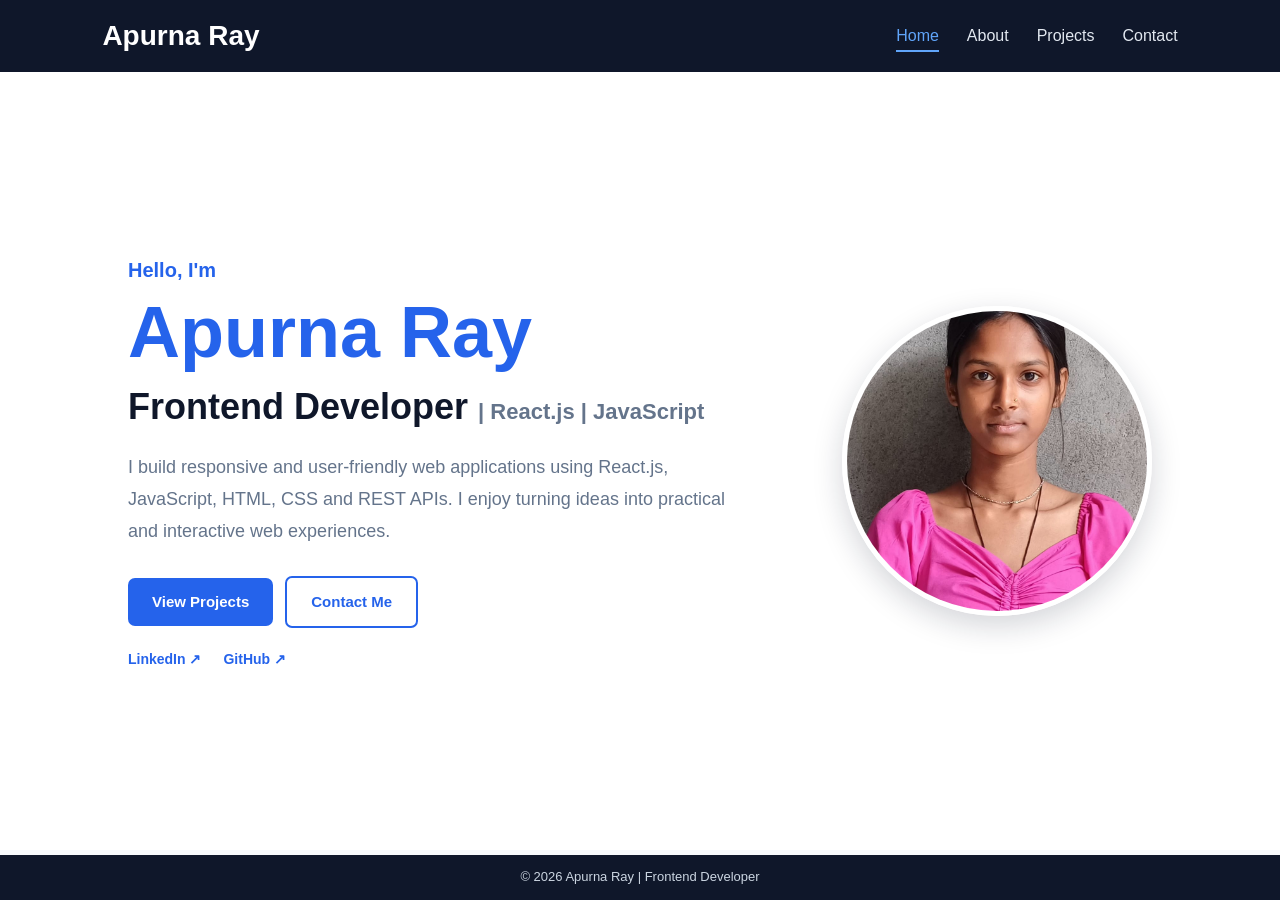
<file: index.html>
<!DOCTYPE html>

<html lang="en">

<head>
    <meta charset="UTF-8">
    <meta name="viewport" content="width=device-width, initial-scale=1.0">


<meta name="description"
    content="Apurna Ray - Frontend Developer skilled in React.js, JavaScript, HTML, CSS and REST API integration.">

<meta name="author" content="Apurna Ray">

<title>Apurna Ray | Frontend Developer</title>

<link rel="stylesheet" href="css/style.css">


</head>

<body>


<!-- Navigation -->
<nav>
    <h1>Apurna Ray</h1>

    <ul>
        <li><a href="index.html" class="active">Home</a></li>
        <li><a href="about.html">About</a></li>
        <li><a href="projects.html">Projects</a></li>
        <li><a href="contact.html">Contact</a></li>
    </ul>
</nav>


<!-- Hero Section -->
<section class="hero">

    <div class="hero-text">

        <p class="intro">Hello, I'm</p>

        <h1>Apurna Ray</h1>

        <h2>
            Frontend Developer
            <span>| React.js | JavaScript</span>
        </h2>

        <p>
            I build responsive and user-friendly web applications
            using React.js, JavaScript, HTML, CSS and REST APIs.
            I enjoy turning ideas into practical and interactive
            web experiences.
        </p>


        <div class="hero-buttons">

            <a href="projects.html" class="btn">
                View Projects
            </a>

            <a href="contact.html" class="btn secondary-btn">
                Contact Me
            </a>

        </div>


        <div class="social-links">

            <a href="https://www.linkedin.com/in/apurna-ray-747257377/"
                target="_blank"
                rel="noopener noreferrer">
                LinkedIn ↗
            </a>

            <a href="https://github.com/aparnaray06"
                target="_blank"
                rel="noopener noreferrer">
                GitHub ↗
            </a>

        </div>

    </div>


    <!-- Profile Image -->
    <div class="hero-image">

        <img src="images/profilepic.jpeg"
            alt="Apurna Ray - Frontend Developer">

    </div>

</section>


<!-- Footer -->
<footer>

    <p>
        &copy; 2026 Apurna Ray | Frontend Developer
    </p>

</footer>

</body>

</html>
</file>
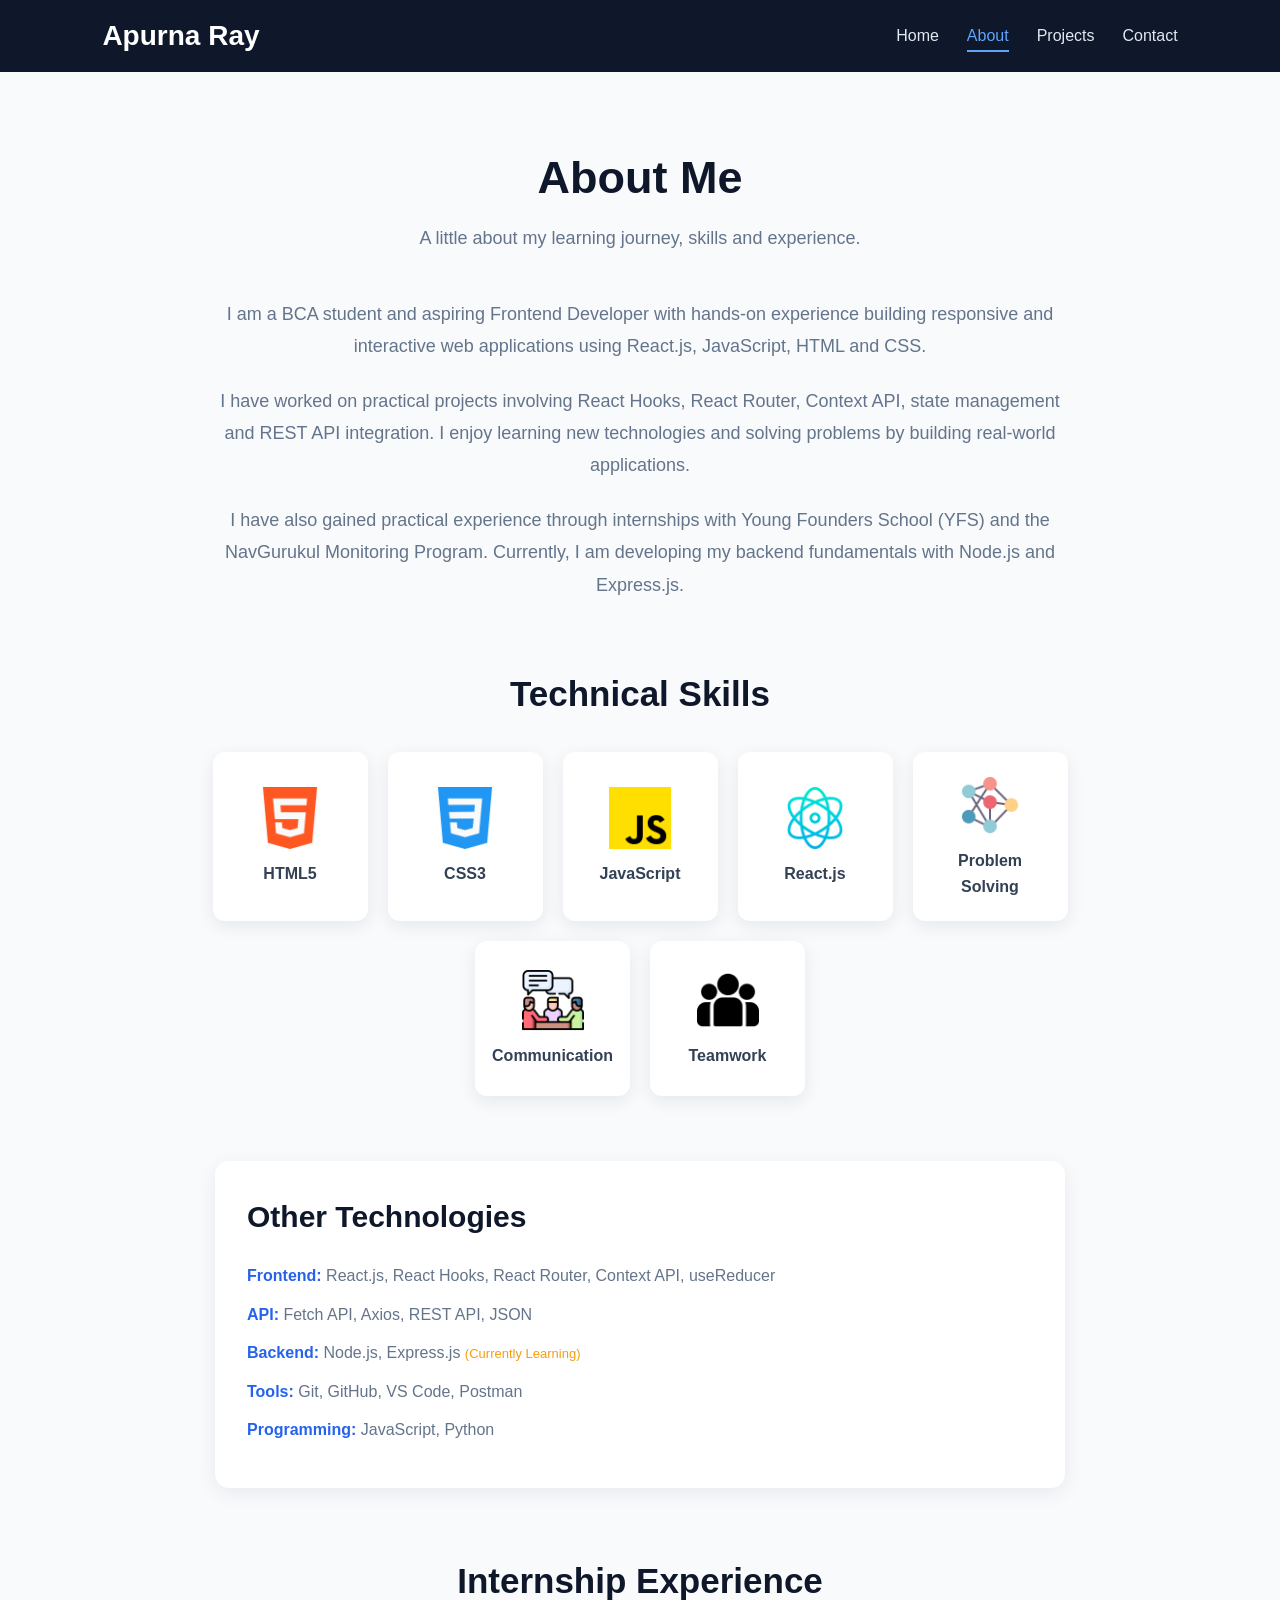
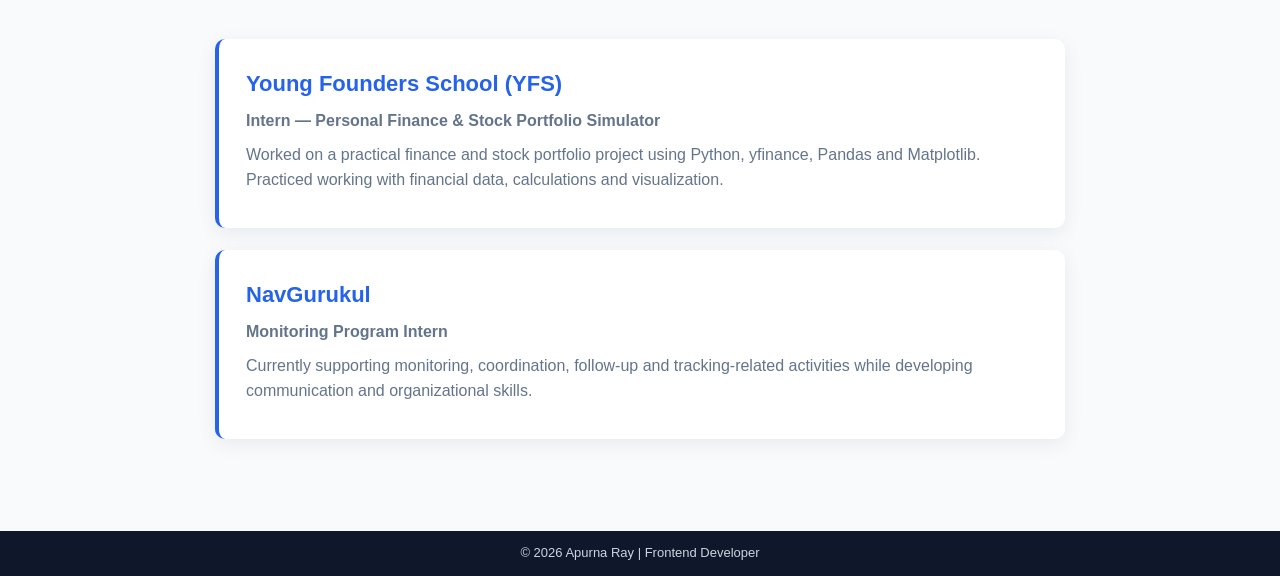
<file: about.html>
<!DOCTYPE html>

<html lang="en">

<head>
    <meta charset="UTF-8">
    <meta name="viewport" content="width=device-width, initial-scale=1.0">


    
<meta name="description"
    content="About Apurna Ray - BCA student and Frontend Developer skilled in React.js, JavaScript and web development.">

<meta name="author" content="Apurna Ray">

<title>About | Apurna Ray</title>

<link rel="stylesheet" href="css/style.css">



</head>

<body>


    
<!-- Navigation -->
<nav>
    <h1>Apurna Ray</h1>

    <ul>
        <li><a href="index.html">Home</a></li>
        <li><a href="about.html" class="active">About</a></li>
        <li><a href="projects.html">Projects</a></li>
        <li><a href="contact.html">Contact</a></li>
    </ul>
</nav>


<!-- About Section -->
<section class="about">

    <div class="section-heading">
        <h2>About Me</h2>
        <p>
            A little about my learning journey, skills and experience.
        </p>
    </div>


    <div class="about-content">

        <p>
            I am a BCA student and aspiring Frontend Developer with
            hands-on experience building responsive and interactive
            web applications using React.js, JavaScript, HTML and CSS.
        </p>

        <p>
            I have worked on practical projects involving React Hooks,
            React Router, Context API, state management and REST API
            integration. I enjoy learning new technologies and
            solving problems by building real-world applications.
        </p>

        <p>
            I have also gained practical experience through internships
            with Young Founders School (YFS) and the NavGurukul
            Monitoring Program. Currently, I am developing my backend
            fundamentals with Node.js and Express.js.
        </p>

    </div>


    <!-- Technical Skills -->
    <h2 class="sub-heading">Technical Skills</h2>

    <div class="skills">

        <div class="skills-box">
            <img src="images/html.png" alt="HTML5">
            <h3>HTML5</h3>
        </div>

        <div class="skills-box">
            <img src="images/css.png" alt="CSS3">
            <h3>CSS3</h3>
        </div>

        <div class="skills-box">
            <img src="images/js.png" alt="JavaScript">
            <h3>JavaScript</h3>
        </div>

        <div class="skills-box">
            <img src="images/react.png" alt="React.js">
            <h3>React.js</h3>
        </div>

        <div class="skills-box">
            <img src="images/problem-solving.png" alt="Problem Solving">
            <h3>Problem Solving</h3>
        </div>

        <div class="skills-box">
            <img src="images/communication.png" alt="Communication">
            <h3>Communication</h3>
        </div>

        <div class="skills-box">
            <img src="images/team-work.png" alt="Teamwork">
            <h3>Teamwork</h3>
        </div>

    </div>


    <!-- Additional Skills -->
    <div class="additional-skills">

        <h2>Other Technologies</h2>

        <p>
            <strong>Frontend:</strong>
            React.js, React Hooks, React Router,
            Context API, useReducer
        </p>

        <p>
            <strong>API:</strong>
            Fetch API, Axios, REST API, JSON
        </p>

        <p>
            <strong>Backend:</strong>
            Node.js, Express.js
            <span>(Currently Learning)</span>
        </p>

        <p>
            <strong>Tools:</strong>
            Git, GitHub, VS Code, Postman
        </p>

        <p>
            <strong>Programming:</strong>
            JavaScript, Python
        </p>

    </div>


    <!-- Internship Experience -->
    <div class="experience">

        <h2>Internship Experience</h2>

        <div class="experience-item">

            <h3>Young Founders School (YFS)</h3>

            <p>
                <strong>
                    Intern — Personal Finance & Stock Portfolio Simulator
                </strong>
            </p>

            <p>
                Worked on a practical finance and stock portfolio
                project using Python, yfinance, Pandas and
                Matplotlib. Practiced working with financial data,
                calculations and visualization.
            </p>

        </div>


        <div class="experience-item">

            <h3>NavGurukul</h3>

            <p>
                <strong>Monitoring Program Intern</strong>
            </p>

            <p>
                Currently supporting monitoring, coordination,
                follow-up and tracking-related activities while
                developing communication and organizational skills.
            </p>

        </div>

    </div>

</section>


<!-- Footer -->
<footer>

    <p>
        &copy; 2026 Apurna Ray | Frontend Developer
    </p>

</footer>



</body>

</html>
</file>
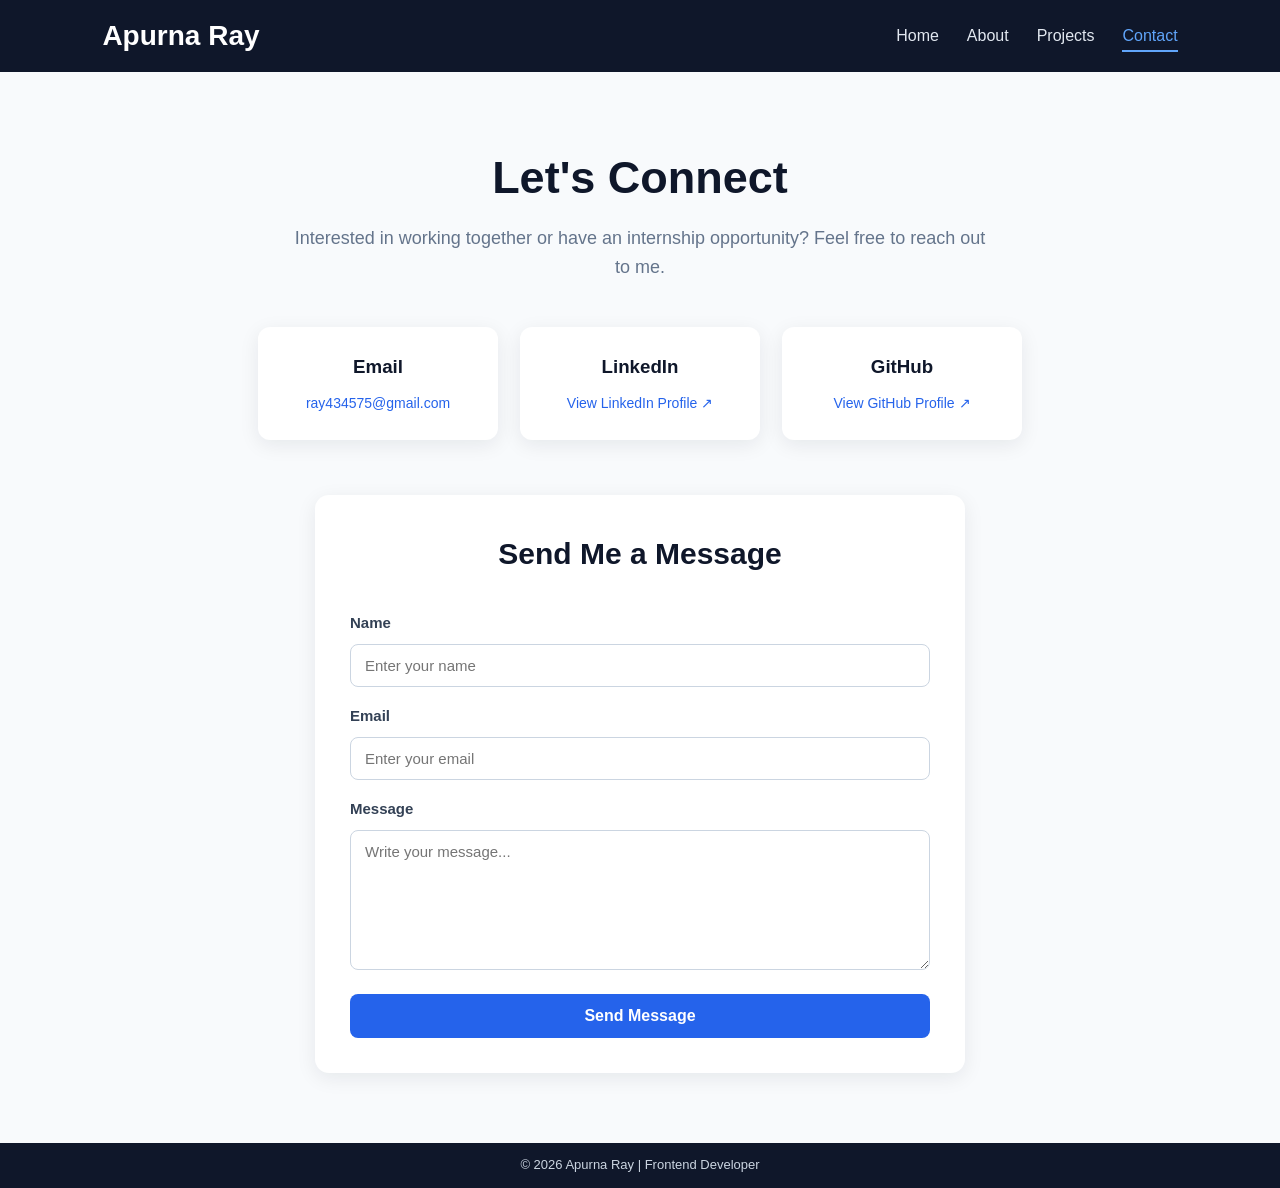
<file: contact.html>
<!DOCTYPE html>

<html lang="en">

<head>
    <meta charset="UTF-8">
    <meta name="viewport" content="width=device-width, initial-scale=1.0">

    
<meta name="description"
    content="Contact Apurna Ray - Frontend Developer for internship and entry-level opportunities.">

<meta name="author" content="Apurna Ray">

<title>Contact | Apurna Ray</title>

<link rel="stylesheet" href="css/style.css">


</head>

<body>

    
<!-- Navigation -->
<nav>
    <h1>Apurna Ray</h1>

    <ul>
        <li><a href="index.html">Home</a></li>
        <li><a href="about.html">About</a></li>
        <li><a href="projects.html">Projects</a></li>
        <li><a href="contact.html" class="active">Contact</a></li>
    </ul>
</nav>


<!-- Contact Section -->
<section class="contact">

    <div class="section-heading">

        <h2>Let's Connect</h2>

        <p>
            Interested in working together or have an internship
            opportunity? Feel free to reach out to me.
        </p>

    </div>


    <!-- Contact Information -->
    <div class="contact-info">

        <div class="contact-item">

            <h3>Email</h3>

            <a href="mailto:ray434575@gmail.com">
                ray434575@gmail.com
            </a>

        </div>


        <div class="contact-item">

            <h3>LinkedIn</h3>

            <a href="https://www.linkedin.com/in/apurna-ray-747257377/"
                target="_blank"
                rel="noopener noreferrer">
                View LinkedIn Profile ↗
            </a>

        </div>


        <div class="contact-item">

            <h3>GitHub</h3>

            <a href="https://github.com/aparnaray06"
                target="_blank"
                rel="noopener noreferrer">
                View GitHub Profile ↗
            </a>

        </div>

    </div>


    <!-- Contact Form -->
    <div class="contact-form">

        <h2>Send Me a Message</h2>

        <form action="mailto:ray434575@gmail.com"
            method="post"
            enctype="text/plain">

            <label for="name">
                Name
            </label>

            <input type="text"
                id="name"
                name="name"
                placeholder="Enter your name"
                required>


            <label for="email">
                Email
            </label>

            <input type="email"
                id="email"
                name="email"
                placeholder="Enter your email"
                required>


            <label for="message">
                Message
            </label>

            <textarea id="message"
                name="message"
                rows="6"
                placeholder="Write your message..."
                required></textarea>


            <button type="submit">
                Send Message
            </button>

        </form>

    </div>

</section>


<!-- Footer -->
<footer>

    <p>
        &copy; 2026 Apurna Ray | Frontend Developer
    </p>

</footer>


</body>

</html>
</file>
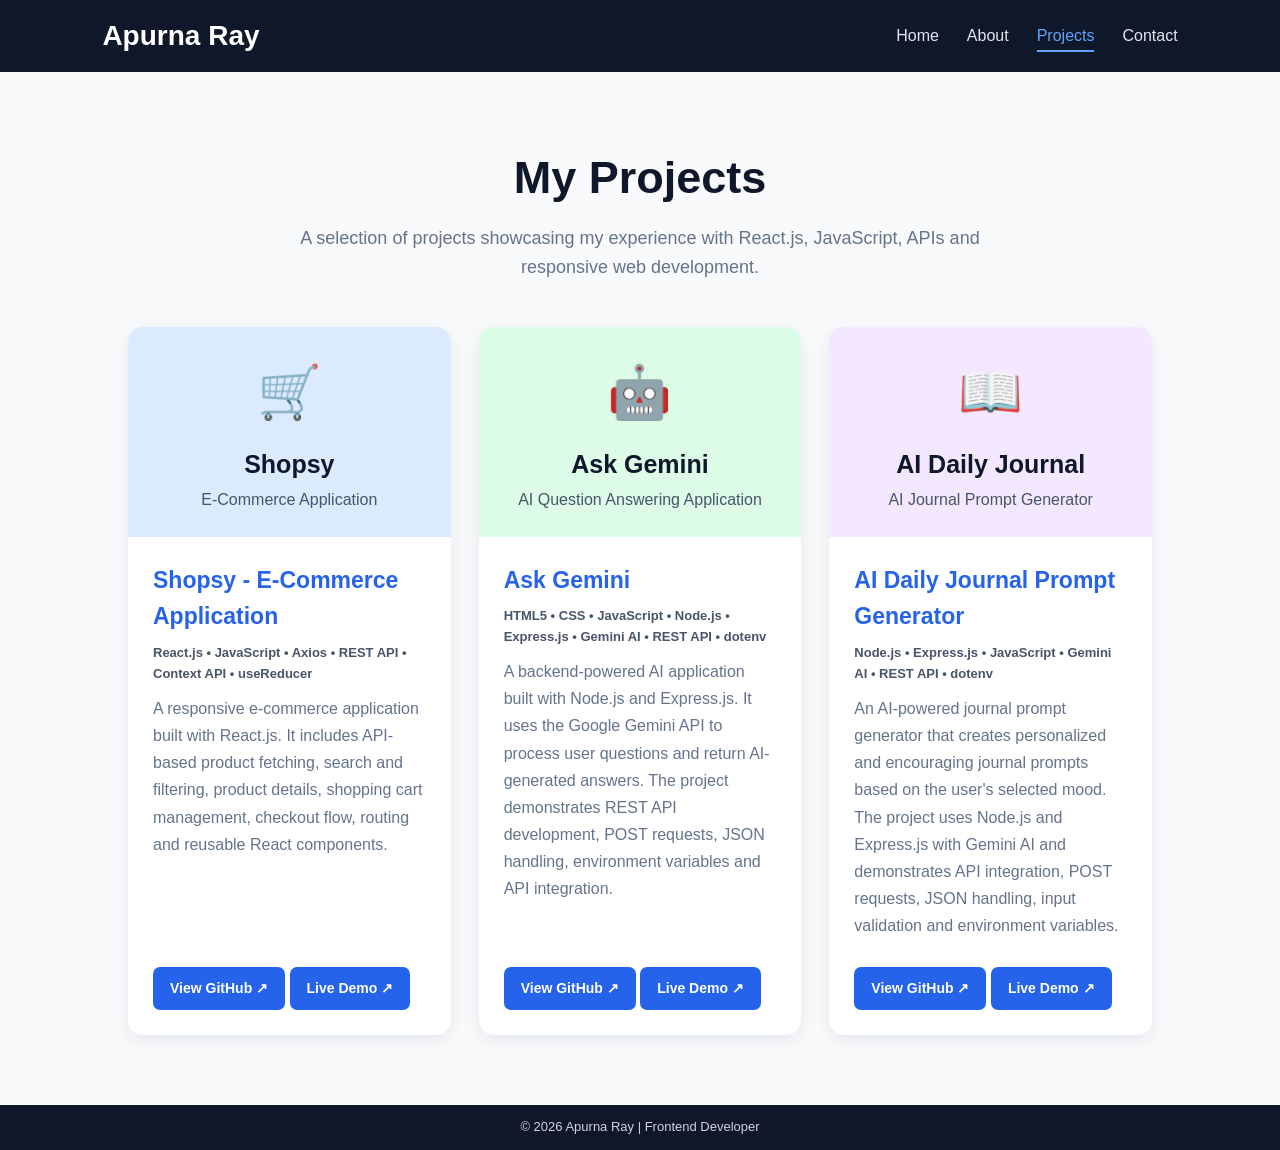
<file: projects.html>
<!DOCTYPE html>

<html lang="en">

<head>
    <meta charset="UTF-8">
    <meta name="viewport" content="width=device-width, initial-scale=1.0">


    <meta name="description" content="Projects by Apurna Ray - React.js, JavaScript and web development projects.">

    <meta name="author" content="Apurna Ray">

    <title>Projects | Apurna Ray</title>

    <link rel="stylesheet" href="css/style.css">


</head>

<body>


    <!-- Navigation -->
    <nav>
        <h1>Apurna Ray</h1>

        <ul>
            <li><a href="index.html">Home</a></li>
            <li><a href="about.html">About</a></li>
            <li><a href="projects.html" class="active">Projects</a></li>
            <li><a href="contact.html">Contact</a></li>
        </ul>
    </nav>


    <!-- Projects Section -->
    <section class="projects">

        <div class="projects-header">

            <h2>My Projects</h2>

            <p>
                A selection of projects showcasing my experience
                with React.js, JavaScript, APIs and responsive web development.
            </p>

        </div>


        <div class="project-container">


            <!-- PROJECT 1 -->
            <div class="project-card">

                <div class="project-preview ecommerce-preview">

                    <div class="preview-icon">🛒</div>

                    <h3>Shopsy</h3>

                    <p>E-Commerce Application</p>

                </div>


                <div class="project-content">

                    <h3>Shopsy - E-Commerce Application</h3>

                    <p class="tech-stack">
                        React.js • JavaScript • Axios • REST API • Context API • useReducer
                    </p>

                    <p>
                        A responsive e-commerce application built with React.js.
                        It includes API-based product fetching, search and filtering,
                        product details, shopping cart management, checkout flow,
                        routing and reusable React components.
                    </p>

                    <div class="project-links">

                        <a href="https://github.com/aparnaray06/Assesment" target="_blank" rel="noopener noreferrer"
                            class="project-btn">
                            View GitHub ↗
                        </a>

                        <a href="https://assesment-black-iota.vercel.app/" target="_blank" rel="noopener noreferrer"
                            class="project-btn">
                            Live Demo ↗ </a>

                    </div>

                </div>

            </div>

            <!-- PROJECT 2 -->
            <div class="project-card">

                <div class="project-preview portal-preview">

                    <div class="preview-icon">
                        🤖
                    </div>

                    <h3>Ask Gemini</h3>

                    <p>AI Question Answering Application</p>

                </div>


                <div class="project-content">

                    <h3>Ask Gemini</h3>

                    <p class="tech-stack">
                        HTML5 • CSS • JavaScript • Node.js • Express.js • Gemini AI • REST API • dotenv
                    </p>

                    <p>
                        A backend-powered AI application built with Node.js and Express.js.
                        It uses the Google Gemini API to process user questions and return
                        AI-generated answers. The project demonstrates REST API development,
                        POST requests, JSON handling, environment variables and API integration.
                    </p>

                    <div class="project-links">

                        <a href="https://github.com/aparnaray06/Ask-Gemini-Phase5-" target="_blank"
                            rel="noopener noreferrer" class="project-btn">
                            View GitHub ↗
                        </a>
                        <a href="https://ask-gemini-phase5-i412.onrender.com/" target="_blank" rel="noopener noreferrer"
                            class="project-btn">
                            Live Demo ↗ </a>

                    </div>

                </div>

            </div>
            <!-- PROJECT 3 -->
            <div class="project-card">

                <div class="project-preview journal-preview">

                    <div class="preview-icon">
                        📖
                    </div>

                    <h3>AI Daily Journal</h3>

                    <p>AI Journal Prompt Generator</p>

                </div>


                <div class="project-content">

                    <h3>AI Daily Journal Prompt Generator</h3>

                    <p class="tech-stack">
                        Node.js • Express.js • JavaScript • Gemini AI • REST API • dotenv
                    </p>

                    <p>
                        An AI-powered journal prompt generator that creates personalized
                        and encouraging journal prompts based on the user's selected mood.
                        The project uses Node.js and Express.js with Gemini AI and
                        demonstrates API integration, POST requests, JSON handling,
                        input validation and environment variables.
                    </p>

                    <div class="project-links">

                        <a href="https://github.com/aparnaray06/Promt-Generator" target="_blank" rel="noopener noreferrer"
                            class="project-btn">
                            View GitHub ↗
                        </a>

                        <a href="https://journal-promt-generator.onrender.com/" target="_blank"
                            rel="noopener noreferrer" class="project-btn">
                            Live Demo ↗
                        </a>

                    </div>

                </div>

            </div>


        </div>

    </section>


    <!-- Footer -->
    <footer>

        <p>
            &copy; 2026 Apurna Ray | Frontend Developer
        </p>

    </footer>


</body>

</html>
</file>
<file: css/style.css>
/* =========================
   RESET
========================= */

* {
    margin: 0;
    padding: 0;
    box-sizing: border-box;
}

html {
    scroll-behavior: smooth;
}

body {
    font-family: Arial, Helvetica, sans-serif;
    background: #f8fafc;
    color: #1e293b;
    line-height: 1.6;
    min-height: 100vh;

    display: flex;
    flex-direction: column;
}


/* =========================
   NAVBAR
========================= */

nav {
    width: 100%;
    height: 72px;

    background: #0f172a;

    display: flex;
    align-items: center;
    justify-content: space-between;

    padding: 0 8%;

    flex-shrink: 0;
}

nav h1 {
    color: white;
    font-size: 28px;
    font-weight: 700;
}

nav ul {
    display: flex;
    align-items: center;

    list-style: none;
    gap: 28px;
}

nav ul li a {
    position: relative;

    color: #e2e8f0;
    text-decoration: none;

    font-size: 16px;
    font-weight: 500;

    transition: 0.3s;
}

nav ul li a:hover {
    color: #60a5fa;
}

nav ul li a.active {
    color: #60a5fa;
}

nav ul li a.active::after {
    content: "";

    position: absolute;

    left: 0;
    bottom: -8px;

    width: 100%;
    height: 2px;

    background: #60a5fa;
}


/* =========================
   HOME / HERO
========================= */

.hero {
    width: 100%;

    display: flex;
    align-items: center;
    justify-content: space-between;

    gap: 70px;

    padding: 55px 10%;

    /*
       Navbar = 72px
       Footer ≈ 50px
       Hero takes remaining screen
    */
    min-height: calc(100vh - 122px);

    background: white;
}

.hero-text {
    max-width: 620px;
}

.intro {
    color: #2563eb !important;

    font-size: 20px !important;
    font-weight: 600;

    margin-bottom: 5px !important;
}

.hero-text h1 {
    color: #2563eb;

    font-size: 72px;
    line-height: 1.1;

    margin-bottom: 12px;
}

.hero-text h2 {
    color: #0f172a;

    font-size: 36px;
    line-height: 1.3;

    margin-bottom: 20px;
}

.hero-text h2 span {
    color: #64748b;

    font-size: 22px;
}

.hero-text > p {
    color: #64748b;

    font-size: 18px;
    line-height: 1.8;

    margin-bottom: 28px;
}


/* =========================
   HERO BUTTONS
========================= */

.hero-buttons {
    display: flex;
    align-items: center;
    gap: 12px;

    flex-wrap: wrap;
}

.btn {
    display: inline-block;

    background: #2563eb;
    color: white;

    text-decoration: none;

    padding: 12px 24px;

    border-radius: 7px;

    font-size: 15px;
    font-weight: 600;

    transition: 0.3s;
}

.btn:hover {
    background: #1d4ed8;

    transform: translateY(-2px);
}


/* SECONDARY BUTTON */

.secondary-btn {
    background: white;

    color: #2563eb;

    border: 2px solid #2563eb;
}

.secondary-btn:hover {
    background: #2563eb;
    color: white;
}


/* =========================
   SOCIAL LINKS
========================= */

.social-links {
    display: flex;

    gap: 22px;

    margin-top: 20px;
}

.social-links a {
    color: #2563eb;

    text-decoration: none;

    font-size: 14px;
    font-weight: 600;

    transition: 0.3s;
}

.social-links a:hover {
    color: #1d4ed8;
    text-decoration: underline;
}


/* =========================
   PROFILE IMAGE
========================= */

.hero-image {
    display: flex;
    justify-content: center;
    align-items: center;

    flex-shrink: 0;
}

.hero-image img {
    width: 310px;
    height: 310px;

    object-fit: cover;

    border-radius: 50%;

    border: 5px solid white;

    box-shadow:
        0 10px 30px rgba(15, 23, 42, 0.18);
}


/* =========================
   COMMON SECTION HEADING
========================= */

.section-heading {
    text-align: center;

    margin-bottom: 45px;
}

.section-heading h2 {
    color: #0f172a;

    font-size: 45px;

    margin-bottom: 10px;
}

.section-heading p {
    color: #64748b;

    font-size: 18px;

    max-width: 700px;

    margin: auto;
}


/* =========================
   ABOUT PAGE
========================= */

.about {
    width: 100%;

    padding: 70px 10%;

    min-height: calc(100vh - 122px);
}

.about-content {
    max-width: 850px;

    margin: 0 auto;
}

.about-content p {
    color: #64748b;

    font-size: 18px;

    line-height: 1.8;

    text-align: center;

    margin-bottom: 22px;
}


/* SUB HEADING */

.sub-heading {
    color: #0f172a;

    text-align: center;

    font-size: 35px;

    margin-top: 65px;
    margin-bottom: 30px;
}


/* =========================
   SKILLS
========================= */

.skills {
    display: flex;

    justify-content: center;
    align-items: stretch;

    flex-wrap: wrap;

    gap: 20px;
}

.skills-box {
    width: 155px;
    min-height: 155px;

    background: white;

    border-radius: 12px;

    padding: 22px 15px;

    display: flex;
    flex-direction: column;

    align-items: center;
    justify-content: center;

    text-align: center;

    box-shadow:
        0 5px 18px rgba(15, 23, 42, 0.08);

    transition: 0.3s;
}

.skills-box:hover {
    transform: translateY(-7px);

    box-shadow:
        0 12px 28px rgba(15, 23, 42, 0.14);
}

.skills-box img {
    width: 62px;
    height: 62px;

    object-fit: contain;

    margin-bottom: 12px;
}

.skills-box h3 {
    color: #334155;

    font-size: 16px;
}


/* =========================
   ADDITIONAL SKILLS
========================= */

.additional-skills {
    max-width: 850px;

    margin: 65px auto 0;

    padding: 32px;

    background: white;

    border-radius: 14px;

    box-shadow:
        0 5px 20px rgba(15, 23, 42, 0.07);
}

.additional-skills h2 {
    color: #0f172a;

    font-size: 30px;

    margin-bottom: 22px;
}

.additional-skills p {
    color: #64748b;

    margin-bottom: 13px;
}

.additional-skills strong {
    color: #2563eb;
}

.additional-skills span {
    color: #f59e0b;

    font-size: 13px;
}


/* =========================
   EXPERIENCE
========================= */

.experience {
    max-width: 850px;

    margin: 65px auto 0;
}

.experience > h2 {
    color: #0f172a;

    text-align: center;

    font-size: 35px;

    margin-bottom: 30px;
}

.experience-item {
    background: white;

    padding: 27px;

    margin-bottom: 22px;

    border-left: 4px solid #2563eb;

    border-radius: 10px;

    box-shadow:
        0 5px 20px rgba(15, 23, 42, 0.07);
}

.experience-item h3 {
    color: #2563eb;

    font-size: 22px;

    margin-bottom: 7px;
}

.experience-item p {
    color: #64748b;

    margin-bottom: 8px;
}


/* =========================
   PROJECTS PAGE
========================= */

.projects {
    width: 100%;

    padding: 70px 10%;

    min-height: calc(100vh - 122px);
}

.projects-header {
    text-align: center;

    margin-bottom: 45px;
}

.projects-header h2 {
    color: #0f172a;

    font-size: 45px;

    margin-bottom: 10px;
}

.projects-header p {
    color: #64748b;

    font-size: 18px;

    max-width: 700px;

    margin: auto;
}


/* PROJECT GRID */

.project-container {
    max-width: 1200px;

    margin: 0 auto;

    display: grid;

    grid-template-columns:
        repeat(auto-fit, minmax(300px, 1fr));

    gap: 28px;
}


/* PROJECT CARD */

.project-card {
    background: white;

    border-radius: 15px;

    overflow: hidden;

    display: flex;
    flex-direction: column;

    box-shadow:
        0 5px 20px rgba(15, 23, 42, 0.08);

    transition: 0.3s;
}

.project-card:hover {
    transform: translateY(-7px);

    box-shadow:
        0 15px 35px rgba(15, 23, 42, 0.14);
}


/* =========================
   PROJECT PREVIEW
========================= */

.project-preview {
    height: 210px;

    display: flex;
    flex-direction: column;

    align-items: center;
    justify-content: center;

    text-align: center;

    padding: 20px;
}

.ecommerce-preview {
    background: #dbeafe;
}

.context-preview {
    background: #ede9fe;
}

.portal-preview {
    background: #dcfce7;
}

.preview-icon {
    font-size: 52px;

    margin-bottom: 10px;
}

.project-preview h3 {
    color: #0f172a;

    font-size: 25px;

    margin-bottom: 3px;
}

.project-preview p {
    color: #475569;

    margin: 0;
}


/* =========================
   PROJECT CONTENT
========================= */

.project-content {
    padding: 25px;

    display: flex;
    flex-direction: column;

    flex: 1;
}

.project-content > h3 {
    color: #2563eb;

    font-size: 23px;

    margin-bottom: 8px;
}

.project-content p {
    color: #64748b;

    line-height: 1.7;

    margin-bottom: 10px;
}

.project-content .tech-stack {
    color: #475569;

    font-size: 13px;

    font-weight: 600;

    line-height: 1.6;
}


/* PROJECT BUTTON */

.project-links {
    margin-top: auto;

    padding-top: 18px;
}

.project-btn {
    display: inline-block;

    background: #2563eb;

    color: white !important;

    text-decoration: none;

    padding: 10px 17px;

    border-radius: 7px;

    font-size: 14px;

    font-weight: 600;

    transition: 0.3s;
}

.project-btn:hover {
    background: #1d4ed8;

    transform: translateY(-2px);
}


/* =========================
   CONTACT PAGE
========================= */

.contact {
    width: 100%;

    padding: 70px 10%;

    min-height: calc(100vh - 122px);
}


/* CONTACT INFO */

.contact-info {
    max-width: 900px;

    margin: 0 auto 55px;

    display: flex;

    justify-content: center;

    gap: 22px;

    flex-wrap: wrap;
}

.contact-item {
    background: white;

    min-width: 240px;

    padding: 25px;

    border-radius: 12px;

    text-align: center;

    box-shadow:
        0 5px 20px rgba(15, 23, 42, 0.08);
}

.contact-item h3 {
    color: #0f172a;

    margin-bottom: 8px;
}

.contact-item a {
    color: #2563eb;

    text-decoration: none;

    font-size: 14px;

    word-break: break-word;
}

.contact-item a:hover {
    text-decoration: underline;
}


/* =========================
   CONTACT FORM
========================= */

.contact-form {
    max-width: 650px;

    margin: 0 auto;

    background: white;

    padding: 35px;

    border-radius: 14px;

    box-shadow:
        0 5px 20px rgba(15, 23, 42, 0.08);
}

.contact-form h2 {
    color: #0f172a;

    text-align: center;

    font-size: 30px;

    margin-bottom: 25px;
}

form {
    width: 100%;

    display: flex;
    flex-direction: column;

    gap: 9px;
}

form label {
    color: #334155;

    font-size: 15px;

    font-weight: 600;

    margin-top: 8px;
}

input,
textarea {
    width: 100%;

    padding: 12px 14px;

    border: 1px solid #cbd5e1;

    border-radius: 8px;

    outline: none;

    font-family: inherit;

    font-size: 15px;

    transition: 0.3s;
}

textarea {
    min-height: 140px;

    resize: vertical;
}

input:focus,
textarea:focus {
    border-color: #2563eb;

    box-shadow:
        0 0 8px rgba(37, 99, 235, 0.15);
}

button {
    width: 100%;

    background: #2563eb;

    color: white;

    border: none;

    padding: 13px 20px;

    border-radius: 8px;

    cursor: pointer;

    font-size: 16px;

    font-weight: 600;

    margin-top: 15px;

    transition: 0.3s;
}

button:hover {
    background: #1d4ed8;

    transform: translateY(-1px);
}


/* =========================
   FOOTER
========================= */

footer {
    width: 100%;

    background: #0f172a;

    color: #cbd5e1;

    text-align: center;

    padding: 12px 20px;

    margin-top: auto;

    flex-shrink: 0;
}

footer p {
    margin: 0;

    font-size: 13px;
}


/* =========================
   TABLET
========================= */

@media (max-width: 900px) {

    nav {
        padding: 0 6%;
    }

    .hero {
        padding: 50px 7%;

        gap: 45px;
    }

    .hero-text h1 {
        font-size: 58px;
    }

    .hero-text h2 {
        font-size: 30px;
    }

    .hero-image img {
        width: 270px;
        height: 270px;
    }
}


/* =========================
   MOBILE
========================= */

@media (max-width: 768px) {

    /* NAVBAR */

    nav {
        height: auto;

        padding: 18px 6%;

        flex-direction: column;

        gap: 15px;

        text-align: center;
    }

    nav h1 {
        font-size: 27px;
    }

    nav ul {
        gap: 18px;

        flex-wrap: wrap;

        justify-content: center;
    }

    nav ul li a {
        font-size: 15px;
    }


    /* HERO */

    .hero {
        min-height: auto;

        padding: 55px 7%;

        flex-direction: column-reverse;

        text-align: center;

        gap: 35px;
    }

    .hero-text {
        max-width: 100%;
    }

    .hero-text h1 {
        font-size: 50px;
    }

    .hero-text h2 {
        font-size: 27px;
    }

    .hero-text h2 span {
        display: block;

        font-size: 19px;

        margin-top: 5px;
    }

    .hero-text > p {
        font-size: 17px;
    }


    /* BUTTONS */

    .hero-buttons {
        justify-content: center;
    }


    /* SOCIAL */

    .social-links {
        justify-content: center;
    }


    /* IMAGE */

    .hero-image img {
        width: 240px;
        height: 240px;
    }


    /* ABOUT */

    .about,
    .projects,
    .contact {
        min-height: auto;

        padding: 60px 7%;
    }

    .section-heading h2,
    .projects-header h2 {
        font-size: 38px;
    }

    .section-heading p,
    .projects-header p {
        font-size: 16px;
    }

    .about-content p {
        font-size: 17px;
    }


    /* SKILLS */

    .skills {
        gap: 15px;
    }

    .skills-box {
        width: 140px;

        min-height: 140px;
    }

    .skills-box img {
        width: 55px;
        height: 55px;
    }


    /* ADDITIONAL SKILLS */

    .additional-skills {
        padding: 25px;

        margin-top: 55px;
    }


    /* EXPERIENCE */

    .experience {
        margin-top: 55px;
    }

    .experience-item {
        padding: 22px;
    }


    /* PROJECTS */

    .project-container {
        grid-template-columns: 1fr;
    }

    .project-preview {
        height: 200px;
    }


    /* CONTACT */

    .contact-info {
        flex-direction: column;

        align-items: stretch;
    }

    .contact-item {
        width: 100%;
    }

    .contact-form {
        padding: 25px;
    }
}
.journal-preview {
    background: #f3e8ff;
}

/* =========================
   SMALL MOBILE
========================= */

@media (max-width: 480px) {

    nav ul {
        gap: 13px;
    }

    nav ul li a {
        font-size: 14px;
    }


    .hero {
        padding: 45px 6%;
    }

    .hero-text h1 {
        font-size: 42px;
    }

    .hero-text h2 {
        font-size: 23px;
    }

    .hero-text h2 span {
        font-size: 17px;
    }

    .hero-text > p {
        font-size: 16px;
    }


    .hero-image img {
        width: 210px;
        height: 210px;
    }


    .hero-buttons {
        flex-direction: column;

        width: 100%;
    }

    .btn {
        width: 100%;

        text-align: center;
    }


    .section-heading h2,
    .projects-header h2 {
        font-size: 34px;
    }


    .skills-box {
        width: 100%;

        max-width: 260px;
    }


    .project-preview {
        height: 190px;
    }


    .contact-form {
        padding: 20px;
    }


    footer {
        padding: 11px 15px;
    }

    footer p {
        font-size: 12px;
    }
}
</file>
